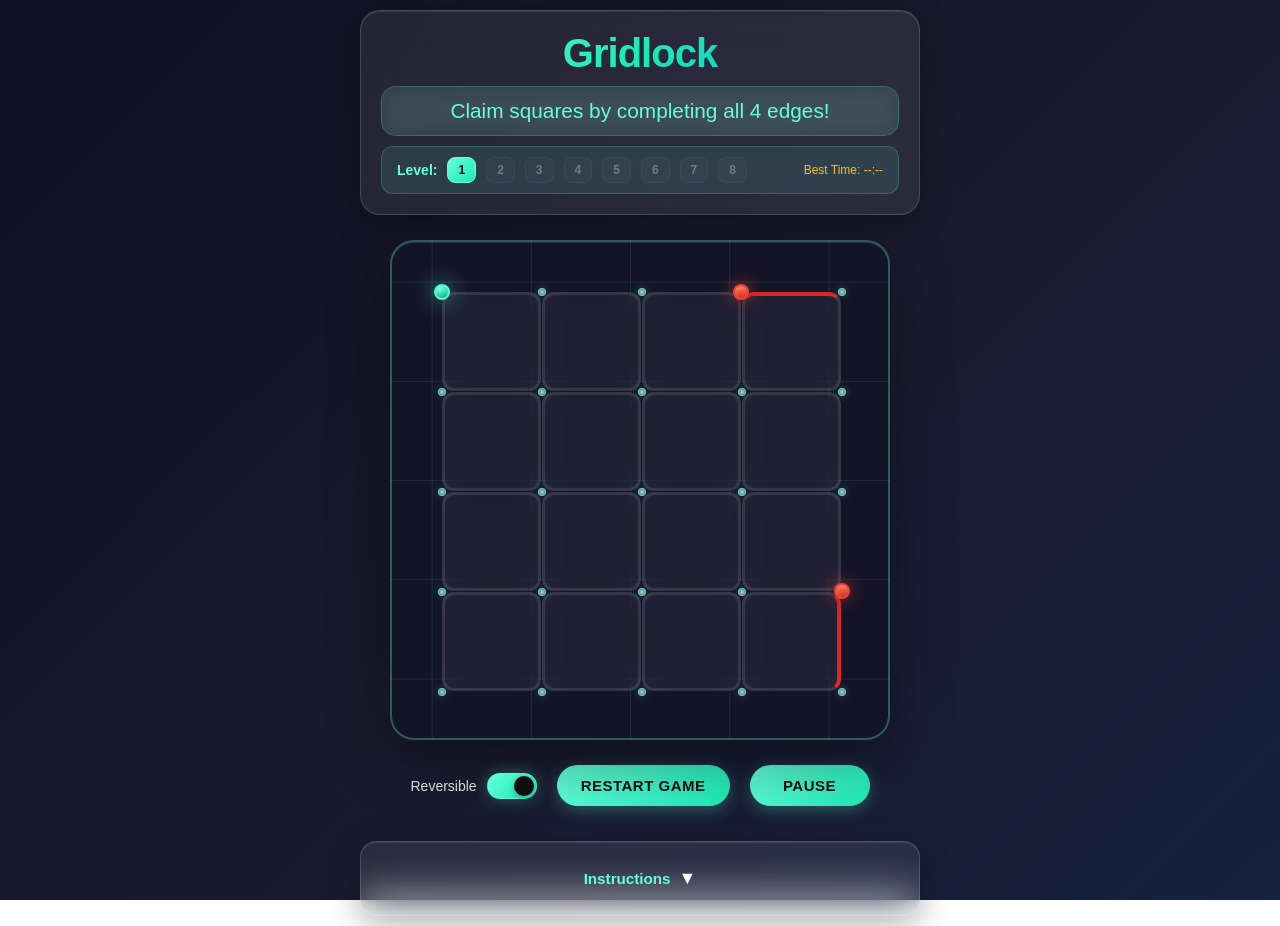
<file: Gridlock.html>
<!DOCTYPE html>
<html lang="en">
<head>
    <meta charset="UTF-8">
    <meta name="viewport" content="width=device-width, initial-scale=1.0">
    <title>Gridlock</title>
    <style>
        * {
            box-sizing: border-box;
            margin: 0;
            padding: 0;
        }
        
        body {
            margin: 0;
            padding: 10px;
            background: linear-gradient(135deg, #0f0f23 0%, #1a1a2e 50%, #16213e 100%);
            background-attachment: fixed;
            color: white;
            font-family: 'Inter', -apple-system, BlinkMacSystemFont, 'Segoe UI', sans-serif;
            display: flex;
            flex-direction: column;
            align-items: center;
            min-height: 100vh;
            touch-action: none;
            user-select: none;
            overflow-x: hidden;
        }
        
        .game-container {
            display: flex;
            flex-direction: column;
            align-items: center;
            gap: 15px;
            width: 100%;
            max-width: 600px;
            padding: 0 20px;
        }
        
        .game-info {
            text-align: center;
            margin-bottom: 10px;
            padding: 20px;
            border-radius: 20px;
            background: rgba(255, 255, 255, 0.08);
            backdrop-filter: blur(20px);
            border: 1px solid rgba(255, 255, 255, 0.15);
            box-shadow: 
                0 8px 32px rgba(0, 0, 0, 0.3),
                inset 0 1px 0 rgba(255, 255, 255, 0.1);
            width: 100%;
        }
        
        .game-info h1 {
            font-size: clamp(1.8rem, 5vw, 2.5rem);
            margin: 0 0 10px 0;
            background: linear-gradient(135deg, #64ffda, #1de9b6, #00bcd4);
            -webkit-background-clip: text;
            -webkit-text-fill-color: transparent;
            background-clip: text;
            font-weight: 700;
            letter-spacing: -0.025em;
        }
        
        .level-info {
            display: flex;
            justify-content: space-between;
            align-items: center;
            margin-top: 10px;
            padding: 10px 15px;
            background: rgba(100, 255, 218, 0.1);
            border: 1px solid rgba(100, 255, 218, 0.2);
            border-radius: 12px;
            font-size: 14px;
            font-weight: 500;
        }
        
        .level-selector {
            display: flex;
            align-items: center;
            gap: 10px;
        }
        
        .level-btn {
            background: rgba(100, 255, 218, 0.2);
            border: 1px solid rgba(100, 255, 218, 0.3);
            color: #64ffda;
            padding: 5px 10px;
            border-radius: 8px;
            cursor: pointer;
            font-size: 12px;
            font-weight: 600;
            transition: all 0.3s ease;
        }
        
        .level-btn:hover {
            background: rgba(100, 255, 218, 0.3);
            transform: translateY(-1px);
        }
        
        .level-btn.active {
            background: linear-gradient(135deg, #64ffda, #1de9b6);
            color: #0f0f0f;
            border-color: #64ffda;
        }
        
        .level-btn:disabled {
            background: rgba(100, 100, 120, 0.1);
            border-color: rgba(100, 100, 120, 0.2);
            color: rgba(255, 255, 255, 0.3);
            cursor: not-allowed;
            transform: none;
        }
        
        .high-score {
            font-size: 12px;
            color: #ffc107;
        }
        
        .game-board {
            position: relative;
            width: min(90vw, 500px);
            height: min(90vw, 500px);
            background: rgba(20, 20, 40, 0.9);
            backdrop-filter: blur(20px);
            border: 2px solid rgba(100, 255, 218, 0.3);
            border-radius: 24px;
	    background-image: 
  	        linear-gradient(to right, rgba(100, 255, 218, 0.1) 1px, transparent 1px),
	        linear-gradient(to bottom, rgba(100, 255, 218, 0.1) 1px, transparent 1px);
	    background-size: calc(100% / 5) calc(100% / 5);
	    background-position: calc(100% / 10) calc(100% / 10);
            touch-action: none;
            margin: 0 auto;
            box-shadow: 
                0 20px 60px rgba(0, 0, 0, 0.4),
                inset 0 1px 0 rgba(255, 255, 255, 0.1);
        }
        
        .square {
            position: absolute;
            width: calc(100% / 5);
            height: calc(100% / 5);
            border: 3px solid rgba(255, 255, 255, 0.1);
            box-sizing: border-box;
            transition: all 0.4s cubic-bezier(0.4, 0, 0.2, 1);
            border-radius: 12px;
            backdrop-filter: blur(10px);
        }
        
        .square.grey { 
            background: rgba(100, 100, 120, 0.15);
            border-color: rgba(255, 255, 255, 0.1);
        }
        
        .square.red { 
            background: linear-gradient(135deg, rgba(220, 38, 38, 0.8) 0%, rgba(185, 28, 28, 0.9) 100%);
            border-color: rgba(220, 38, 38, 0.8);
            box-shadow: 
                0 8px 25px rgba(220, 38, 38, 0.4),
                inset 0 1px 0 rgba(255, 255, 255, 0.2);
            transform: scale(1.02);
        }
        
        .square.blue { 
            background: linear-gradient(135deg, rgba(29, 78, 216, 0.8) 0%, rgba(30, 64, 175, 0.9) 100%);
            border-color: rgba(29, 78, 216, 0.8);
            box-shadow: 
                0 8px 25px rgba(29, 78, 216, 0.4),
                inset 0 1px 0 rgba(255, 255, 255, 0.2);
            transform: scale(1.02);
        }
        
        .square.top-blue { border-top-color: #1d4ed8; border-top-width: 4px; }
        .square.right-blue { border-right-color: #1d4ed8; border-right-width: 4px; }
        .square.bottom-blue { border-bottom-color: #1d4ed8; border-bottom-width: 4px; }
        .square.left-blue { border-left-color: #1d4ed8; border-left-width: 4px; }
        
        .square.top-red { border-top-color: #dc2626; border-top-width: 4px; }
        .square.right-red { border-right-color: #dc2626; border-right-width: 4px; }
        .square.bottom-red { border-bottom-color: #dc2626; border-bottom-width: 4px; }
        .square.left-red { border-left-color: #dc2626; border-left-width: 4px; }
        
        .ball {
            position: absolute;
            width: 16px;
            height: 16px;
            border-radius: 50%;
            z-index: 10;
            transform: translate(-50%, -50%);
            transition: none;
        }
        
        .player-ball {
            background: radial-gradient(circle at 30% 30%, #64ffda, #1de9b6, #00acc1);
            box-shadow: 
                0 0 20px rgba(100, 255, 218, 0.6),
                0 0 40px rgba(100, 255, 218, 0.3),
                0 4px 15px rgba(0, 0, 0, 0.3),
                inset 0 2px 4px rgba(255, 255, 255, 0.4),
                inset 0 -2px 4px rgba(0, 0, 0, 0.2);
            border: 2px solid rgba(100, 255, 218, 0.8);
        }
        
        .enemy-ball {
            background: radial-gradient(circle at 30% 30%, #ff5722, #f44336, #d32f2f);
            box-shadow: 
                0 0 16px rgba(244, 67, 54, 0.6),
                0 0 32px rgba(244, 67, 54, 0.3),
                0 4px 15px rgba(0, 0, 0, 0.3),
                inset 0 2px 4px rgba(255, 255, 255, 0.4),
                inset 0 -2px 4px rgba(0, 0, 0, 0.2);
            border: 2px solid rgba(244, 67, 54, 0.8);
        }
        
        .grid-point {
            position: absolute;
            width: 8px;
            height: 8px;
            background: radial-gradient(circle, rgba(255, 255, 255, 0.8), rgba(100, 255, 218, 0.4));
            border-radius: 50%;
            border: 1px solid rgba(100, 255, 218, 0.6);
            transform: translate(-50%, -50%);
            box-shadow: 
                0 0 8px rgba(100, 255, 218, 0.3),
                0 2px 4px rgba(0, 0, 0, 0.2);
        }
        
        .mobile-instructions {
            display: none;
            text-align: center;
            margin-top: 8px;
            padding: 12px;
            font-size: clamp(0.8rem, 2.2vw, 0.9rem);
            border-radius: 12px;
            background: rgba(100, 255, 218, 0.08);
            border: 1px solid rgba(100, 255, 218, 0.15);
            backdrop-filter: blur(10px);
            color: #64ffda;
            font-weight: 500;
        }
        
        .game-controls {
            display: flex;
            align-items: center;
            gap: 20px;
            justify-content: center;
            flex-wrap: wrap;
            width: 100%;
            margin: 10px 0;
        }
        
        .toggle-container {
            display: flex;
            align-items: center;
            gap: 10px;
        }
        
        .toggle-label {
            font-size: 14px;
            font-weight: 500;
            color: rgba(255, 255, 255, 0.9);
            user-select: none;
        }
        
        .toggle-switch {
            position: relative;
            width: 50px;
            height: 26px;
            background: rgba(255, 255, 255, 0.2);
            border-radius: 13px;
            cursor: pointer;
            transition: all 0.3s cubic-bezier(0.4, 0, 0.2, 1);
            border: 1px solid rgba(255, 255, 255, 0.3);
        }
        
        .toggle-switch.active {
            background: linear-gradient(135deg, #64ffda, #1de9b6);
            border-color: rgba(100, 255, 218, 0.6);
            box-shadow: 0 0 15px rgba(100, 255, 218, 0.3);
        }
        
        .toggle-knob {
            position: absolute;
            top: 2px;
            left: 2px;
            width: 20px;
            height: 20px;
            background: white;
            border-radius: 50%;
            transition: all 0.3s cubic-bezier(0.4, 0, 0.2, 1);
            box-shadow: 0 2px 6px rgba(0, 0, 0, 0.3);
        }
        
        .toggle-switch.active .toggle-knob {
            transform: translateX(24px);
            background: #0f0f0f;
        }
        
        .restart-btn, .pause-btn {
            background: linear-gradient(135deg, #64ffda, #1de9b6);
            color: #0f0f0f;
            border: none;
            padding: 12px 24px;
            font-size: 15px;
            font-weight: 600;
            cursor: pointer;
            border-radius: 50px;
            transition: all 0.3s cubic-bezier(0.4, 0, 0.2, 1);
            box-shadow: 
                0 4px 15px rgba(100, 255, 218, 0.3),
                0 2px 8px rgba(0, 0, 0, 0.2);
            letter-spacing: 0.5px;
            text-transform: uppercase;
            min-width: 120px;
        }
        
        .pause-btn.paused {
            background: linear-gradient(135deg, #ffc107, #ff9800);
            color: #0f0f0f;
            box-shadow: 
                0 4px 15px rgba(255, 193, 7, 0.3),
                0 2px 8px rgba(0, 0, 0, 0.2);
        }
        
        .restart-btn:hover, .pause-btn:hover {
            background: linear-gradient(135deg, #4fd3b8, #1bc49a);
            transform: translateY(-2px);
            box-shadow: 
                0 8px 25px rgba(100, 255, 218, 0.4),
                0 4px 15px rgba(0, 0, 0, 0.3);
        }
        
        .pause-btn.paused:hover {
            background: linear-gradient(135deg, #ffb300, #ff8f00);
            box-shadow: 
                0 8px 25px rgba(255, 193, 7, 0.4),
                0 4px 15px rgba(0, 0, 0, 0.3);
        }
        
        .restart-btn:active, .pause-btn:active {
            transform: translateY(0);
            box-shadow: 
                0 2px 10px rgba(100, 255, 218, 0.3),
                0 1px 4px rgba(0, 0, 0, 0.2);
        }
        
        .controls {
            text-align: center;
            margin-top: 10px;
            padding: 16px;
            font-size: clamp(0.85rem, 2.8vw, 0.95rem);
            border-radius: 16px;
            background: rgba(255, 255, 255, 0.08);
            backdrop-filter: blur(20px);
            border: 1px solid rgba(255, 255, 255, 0.15);
            box-shadow: 
                0 8px 32px rgba(0, 0, 0, 0.3),
                inset 0 1px 0 rgba(255, 255, 255, 0.1);
            line-height: 1.4;
            width: 100%;
        }
        
        .instructions-header {
            display: flex;
            align-items: center;
            justify-content: center;
            gap: 8px;
            cursor: pointer;
            padding: 8px;
            border-radius: 8px;
            transition: background-color 0.3s ease;
        }
        
        .instructions-header:hover {
            background: rgba(100, 255, 218, 0.1);
        }
        
        .instructions-toggle {
            font-size: 18px;
            transition: transform 0.3s ease;
        }
        
        .instructions-toggle.expanded {
            transform: rotate(180deg);
        }
        
        .instructions-content {
            max-height: 0;
            overflow: hidden;
            transition: max-height 0.3s ease;
        }
        
        .instructions-content.expanded {
            max-height: 200px;
        }
        
        .controls p {
            margin: 4px 0;
            color: rgba(255, 255, 255, 0.9);
        }
        
        .status {
            font-size: clamp(1.1rem, 4vw, 1.3rem);
            margin-bottom: 10px;
            padding: 12px 20px;
            border-radius: 15px;
            background: rgba(100, 255, 218, 0.1);
            border: 1px solid rgba(100, 255, 218, 0.2);
            backdrop-filter: blur(10px);
            font-weight: 500;
            color: #64ffda;
        }
        
        .game-over {
            background: rgba(244, 67, 54, 0.15) !important;
            border-color: rgba(244, 67, 54, 0.3) !important;
            color: #ff6b6b !important;
            font-size: clamp(1.3rem, 5vw, 1.8rem) !important;
            font-weight: 700 !important;
            animation: pulse 2s infinite;
        }
        
        .victory {
            background: rgba(76, 175, 80, 0.15) !important;
            border-color: rgba(76, 175, 80, 0.3) !important;
            color: #81c784 !important;
            font-size: clamp(1.3rem, 5vw, 1.8rem) !important;
            font-weight: 700 !important;
            animation: celebrate 3s ease-in-out infinite;
        }
        
        @keyframes pulse {
            0%, 100% { transform: scale(1); }
            50% { transform: scale(1.05); }
        }
        
        @keyframes celebrate {
            0%, 100% { transform: scale(1) rotate(0deg); }
            25% { transform: scale(1.05) rotate(1deg); }
            75% { transform: scale(1.05) rotate(-1deg); }
        }
        
        @media (max-width: 768px) {
            .mobile-instructions {
                display: block;
            }
            
            .controls p:first-child {
                display: none;
            }
        }
        
        @media (max-width: 480px) {
            body {
                padding: 5px;
            }
    
        .game-container {
            padding: 0 10px;
            gap: 10px;
        }
    
        .game-info, .controls {
            padding: 12px;
        }
    
        .controls {
            margin-top: 8px;
        }
    
        .mobile-instructions {
            margin-top: 6px;
            padding: 10px;
        }
    
        /* FIXED: keep buttons in a row on mobile */
        .game-controls {
            flex-direction: row;
            flex-wrap: nowrap;   /* force them to stay in one row */
            gap: 8px;
            justify-content: center;
        }
    
        .restart-btn, .pause-btn {
            min-width: 100px;   /* slimmer to fit smaller screens */
            padding: 10px 16px;
        }
    
        .toggle-label {
            font-size: 13px;
        }
        
        .level-info {
            flex-direction: column;
            gap: 8px;
        }
        
        .level-selector {
            flex-wrap: wrap;
            justify-content: center;
        }
    }
        
        @media (max-height: 700px) {
            .game-container {
                gap: 8px;
            }
            
            .game-info {
                margin-bottom: 5px;
                padding: 16px;
            }
            
            .controls {
                margin-top: 8px;
                padding: 12px;
            }
            
            .controls p {
                margin: 2px 0;
            }
            
            .mobile-instructions {
                margin-top: 4px;
                padding: 8px;
            }
        }

        /* === IFRAME / EMBEDDED MODE ===
         * When Gridlock is loaded inside an iframe (e.g., the WinXP desktop),
         * the viewport is much smaller. This compact mode shrinks everything
         * so the game board, header, and controls all fit without clipping.
         * Detected via the .iframe-mode class added by JavaScript below. */
        body.iframe-mode {
            padding: 4px;
            min-height: auto;
            overflow: hidden;
        }

        body.iframe-mode .game-container {
            gap: 4px;
            padding: 0 8px;
            max-width: 100%;
        }

        body.iframe-mode .game-info {
            margin-bottom: 2px;
            padding: 6px 10px;
            border-radius: 10px;
        }

        body.iframe-mode .game-info h1 {
            font-size: 1.1rem;
            margin: 0 0 2px 0;
        }

        body.iframe-mode .status {
            font-size: 0.8rem;
            margin-bottom: 4px;
            padding: 4px 10px;
            border-radius: 8px;
        }

        body.iframe-mode .level-info {
            margin-top: 4px;
            padding: 4px 8px;
            border-radius: 8px;
            font-size: 11px;
        }

        body.iframe-mode .level-btn {
            padding: 2px 6px;
            font-size: 10px;
        }

        body.iframe-mode .game-board {
            /* Scale down the game board to fit the iframe */
            width: min(85vw, 380px);
            height: min(85vw, 380px);
            border-radius: 16px;
        }

        body.iframe-mode .game-controls {
            margin: 4px 0;
            gap: 8px;
        }

        body.iframe-mode .restart-btn,
        body.iframe-mode .pause-btn {
            padding: 6px 14px;
            font-size: 11px;
            min-width: 80px;
        }

        body.iframe-mode .toggle-label {
            font-size: 11px;
        }

        body.iframe-mode .controls {
            display: none; /* Hide instructions in iframe mode to save space */
        }

        body.iframe-mode .mobile-instructions {
            display: none;
        }

        body.iframe-mode .high-score {
            font-size: 10px;
        }

        body.iframe-mode .game-over,
        body.iframe-mode .victory {
            font-size: 0.9rem !important;
        }
    </style>
</head>
<body>
    <div class="game-container">
        <div class="game-info">
            <h1>Gridlock</h1>
            <div class="status" id="status">Claim squares by completing all 4 edges!</div>
            <div class="level-info">
                <div class="level-selector">
                    <span style="color: #64ffda; font-weight: 600;">Level:</span>
                    <button class="level-btn active" id="level1" onclick="selectLevel(1)">1</button>
                    <button class="level-btn" id="level2" onclick="selectLevel(2)" disabled>2</button>
                    <button class="level-btn" id="level3" onclick="selectLevel(3)" disabled>3</button>
                    <button class="level-btn" id="level4" onclick="selectLevel(4)" disabled>4</button>
                    <button class="level-btn" id="level5" onclick="selectLevel(5)" disabled>5</button>
                    <button class="level-btn" id="level6" onclick="selectLevel(6)" disabled>6</button>
                    <button class="level-btn" id="level7" onclick="selectLevel(7)" disabled>7</button>
                    <button class="level-btn" id="level8" onclick="selectLevel(8)" disabled>8</button>
                </div>
                <div class="high-score" id="highScore">Best Time: --:--</div>
            </div>
        </div>
        
        <div class="game-board" id="gameBoard">
            <div class="ball player-ball" id="playerBall"></div>
            <div class="ball enemy-ball" id="enemyBall1"></div>
            <div class="ball enemy-ball" id="enemyBall2"></div>
        </div>
        
        <div class="mobile-instructions">
            Swipe anywhere on screen to change direction
        </div>
        
        <div class="game-controls">
            <div class="toggle-container">
                <div class="toggle-label">Reversible</div>
                <div class="toggle-switch active" id="reversibleToggle" onclick="toggleReversible()">
                    <div class="toggle-knob"></div>
                </div>
            </div>
            
            <button class="restart-btn" onclick="restartGame()">Restart Game</button>
            
            <button class="pause-btn" id="pauseBtn" onclick="togglePause()">Pause</button>
        </div>
        
        <div class="controls">
            <div class="instructions-header" onclick="toggleInstructions()">
                <span style="font-weight: 600; color: #64ffda;">Instructions</span>
                <span class="instructions-toggle" id="instructionsToggle">▼</span>
            </div>
            <div class="instructions-content" id="instructionsContent">
                <p>Use arrow keys or swipe to change direction</p>
                <p>Draw blue lines to claim squares before the red balls!</p>
                <p>Squares turn your color when all 4 edges match</p>
                <p>Red balls will try to steal your squares and catch you!</p>
                <p><strong>NEW:</strong> Press opposite direction while moving to reverse back!</p>
            </div>
        </div>
    </div>

    <script>
        function isMobileDevice() {
            return /Android|webOS|iPhone|iPad|iPod|BlackBerry|IEMobile|Opera Mini/i.test(navigator.userAgent) || 
                   window.innerWidth <= 768;
        }

        function triggerHapticFeedback(pattern) {
            if ('vibrate' in navigator) {
                navigator.vibrate(pattern);
            }
        }

        function toggleInstructions() {
            const content = document.getElementById('instructionsContent');
            const toggle = document.getElementById('instructionsToggle');
            
            if (content.classList.contains('expanded')) {
                content.classList.remove('expanded');
                toggle.classList.remove('expanded');
            } else {
                content.classList.add('expanded');
                toggle.classList.add('expanded');
            }
        }

        class Ball {
            constructor(startX, startY, color, level = 1) {
                this.gridX = startX;
                this.gridY = startY;
                this.prevGridX = startX;
                this.prevGridY = startY;
                this.originalStartX = startX;
                this.originalStartY = startY;
                this.boardSize = 0;
                this.updatePixelPosition();
                this.targetX = this.pixelX;
                this.targetY = this.pixelY;
                this.moving = false;
                this.dir = { x: 0, y: 0 };
                this.nextDir = null;
                this.color = color;
                this.wasReversed = false;
                
                // Level-based speed calculation
                // Base speeds reduced by 30%, then increased by 10% per level
                // Level 4 = original speeds
                const isMobile = isMobileDevice();
                const baseSpeedMultiplier = 0.7 + (level - 1) * 0.1; // 0.7 at level 1, 1.0 at level 4
                
                if (color === 'blue') {
                    this.speed = (isMobile ? 1.2 : 2.0) * baseSpeedMultiplier;
                } else {
                    this.speed = (isMobile ? 0.9 : 1.5) * baseSpeedMultiplier;
                }
                
                this.lastDirectionChange = 0;
                this.stuckCounter = 0;
            }
            
            updatePixelPosition() {
                const cellSize = this.boardSize / 5;
                this.pixelX = this.gridX * cellSize + cellSize / 2;
                this.pixelY = this.gridY * cellSize + cellSize / 2;
            }
            
            setDirection(newDir) {
                if (!this.moving) {
                    if (this.canMoveTo(this.gridX + newDir.x, this.gridY + newDir.y)) {
                        this.startMoving(newDir);
                    }
                } else {
                    if (game.reversibleMode) {
                        const targetX = this.gridX + newDir.x;
                        const targetY = this.gridY + newDir.y;
                        
                        if (targetX === this.prevGridX && targetY === this.prevGridY) {
                            this.reverseDirection(newDir);
                            return;
                        }
                    }
                    
                    this.nextDir = newDir;
                }
            }
            
            canMoveTo(gridX, gridY) {
                return gridX >= 0 && gridX <= 4 && gridY >= 0 && gridY <= 4;
            }
            
            startMoving(dir) {
                this.prevGridX = this.gridX;
                this.prevGridY = this.gridY;
                
                this.originalStartX = this.gridX;
                this.originalStartY = this.gridY;
                
                this.dir = dir;
                this.gridX += dir.x;
                this.gridY += dir.y;
                const cellSize = this.boardSize / 5;
                this.targetX = this.gridX * cellSize + cellSize / 2;
                this.targetY = this.gridY * cellSize + cellSize / 2;
                this.moving = true;
                this.nextDir = null;
                this.stuckCounter = 0;
                this.wasReversed = false;
            }
            
            reverseDirection(newDir) {
                const currentTargetX = this.gridX;
                const currentTargetY = this.gridY;
                
                this.dir = newDir;
                this.gridX = this.prevGridX;
                this.gridY = this.prevGridY;
                
                const cellSize = this.boardSize / 5;
                this.targetX = this.gridX * cellSize + cellSize / 2;
                this.targetY = this.gridY * cellSize + cellSize / 2;

                this.prevGridX = currentTargetX;
                this.prevGridY = currentTargetY;
                
                this.nextDir = null;
            }

            update() {
                if (this.moving) {
                    const dx = this.targetX - this.pixelX;
                    const dy = this.targetY - this.pixelY;
                    const distance = Math.sqrt(dx * dx + dy * dy);
                    
                    if (distance <= this.speed) {
                        this.pixelX = this.targetX;
                        this.pixelY = this.targetY;
                        this.moving = false;
                        
                        game.processEdgeCrossing(
                            { x: this.originalStartX, y: this.originalStartY },
                            { x: this.gridX, y: this.gridY },
                            this.color === 'blue'
                        );
                        
                        this.wasReversed = false;
                        
                        // =================== START OF THE FIX ===================
                        // This logic determines what a ball does when it reaches a grid point.
                        
                        if (this.nextDir) {
                            // This handles queued moves, mainly for the player.
                            if (this.canMoveTo(this.gridX + this.nextDir.x, this.gridY + this.nextDir.y)) {
                                this.startMoving(this.nextDir);
                            } else {
                                this.nextDir = null;
                            }
                        } else if (this.color === 'red') {
                            // FIXED: If the ball is red, ALWAYS force it to find a new
                            // random direction when it reaches a grid point.
                            this.forceEnemyMovement();
                        } else {
                            // This block now only applies to the player's ball.
                            // It continues moving in the same direction if possible.
                            if (this.canMoveTo(this.gridX + this.dir.x, this.gridY + this.dir.y)) {
                                this.startMoving(this.dir);
                            } else {
                                this.dir = { x: 0, y: 0 };
                            }
                        }
                        // =================== END OF THE FIX =====================

                    } else {
                        const moveX = (dx / distance) * this.speed;
                        const moveY = (dy / distance) * this.speed;
                        this.pixelX += moveX;
                        this.pixelY += moveY;
                    }
                } else if (this.color === 'red') {
                    this.stuckCounter++;
                    if (this.stuckCounter > 5) {
                        this.forceEnemyMovement();
                    }
                }
            }
            
            forceEnemyMovement() {
                const validDirections = this.getValidDirections();
                
                if (validDirections.length > 0) {
                    const oppositeDir = { x: -this.dir.x, y: -this.dir.y };
                    const preferredDirections = validDirections.filter(dir => 
                        !(dir.x === oppositeDir.x && dir.y === oppositeDir.y)
                    );
                    
                    const directionsToUse = preferredDirections.length > 0 ? preferredDirections : validDirections;
                    const randomDir = directionsToUse[Math.floor(Math.random() * directionsToUse.length)];
                    this.setDirection(randomDir);
                }
            }
            
            getValidDirections() {
                const directions = [
                    { x: 1, y: 0 }, { x: -1, y: 0 }, { x: 0, y: 1 }, { x: 0, y: -1 }
                ];
                return directions.filter(dir => 
                    this.canMoveTo(this.gridX + dir.x, this.gridY + dir.y)
                );
            }
            
            randomDirection() {
                const validDirections = this.getValidDirections();
                if (validDirections.length === 0) return { x: 0, y: 0 };
                return validDirections[Math.floor(Math.random() * validDirections.length)];
            }
        }

        class Game {
            constructor() {
                this.gridSize = 4;
                this.gameBoard = document.getElementById('gameBoard');
                this.playerBall = document.getElementById('playerBall');
                this.enemyBall1 = document.getElementById('enemyBall1');
                this.enemyBall2 = document.getElementById('enemyBall2');
                this.status = document.getElementById('status');
                
                this.currentLevel = 1;
                this.startTime = null;
                this.gameTime = 0;
                
                this.player = new Ball(0, 0, 'blue', this.currentLevel);
                this.enemy1 = new Ball(4, 4, 'red', this.currentLevel);
                this.enemy2 = new Ball(4, 0, 'red', this.currentLevel);
                
                this.gameOver = false;
                this.gameWon = false;
                this.gamePaused = false;
                this.reversibleMode = true;
                
                this.squares = [];
                this.squareEdges = [];
                
                this.touchStartX = 0;
                this.touchStartY = 0;
                this.minSwipeDistance = 30;
                
                this.loadGameData();
                this.init();
            }
            
            loadGameData() {
                // Load unlocked levels
                const unlockedLevels = localStorage.getItem('gridlock_unlocked_levels');
                try {
                    this.unlockedLevels = unlockedLevels ? JSON.parse(unlockedLevels) : [1];
                } catch (e) {
                    this.unlockedLevels = [1];
                }

                // Load high scores
                const highScores = localStorage.getItem('gridlock_high_scores');
                try {
                    this.highScores = highScores ? JSON.parse(highScores) : {};
                } catch (e) {
                    this.highScores = {};
                }
                
                this.updateLevelButtons();
                this.updateHighScoreDisplay();
            }
            
            saveGameData() {
                localStorage.setItem('gridlock_unlocked_levels', JSON.stringify(this.unlockedLevels));
                localStorage.setItem('gridlock_high_scores', JSON.stringify(this.highScores));
            }
            
            updateLevelButtons() {
                for (let i = 1; i <= 8; i++) {
                    const btn = document.getElementById(`level${i}`);
                    if (this.unlockedLevels.includes(i)) {
                        btn.disabled = false;
                    } else {
                        btn.disabled = true;
                    }
                    
                    if (i === this.currentLevel) {
                        btn.classList.add('active');
                    } else {
                        btn.classList.remove('active');
                    }
                }
            }
            
            updateHighScoreDisplay() {
                const highScoreElement = document.getElementById('highScore');
                const bestTime = this.highScores[this.currentLevel];
                if (bestTime) {
                    const minutes = Math.floor(bestTime / 60);
                    const seconds = (bestTime % 60).toFixed(1);
                    highScoreElement.textContent = `Best Time: ${minutes}:${seconds.padStart(4, '0')}`;
                } else {
                    highScoreElement.textContent = 'Best Time: --:--';
                }
            }
            
            setLevel(level) {
                if (!this.unlockedLevels.includes(level)) return;
                
                this.currentLevel = level;
                this.updateLevelButtons();
                this.updateHighScoreDisplay();
                
                // Update ball speeds for new level
                this.player = new Ball(0, 0, 'blue', this.currentLevel);
                this.enemy1 = new Ball(4, 4, 'red', this.currentLevel);
                this.enemy2 = new Ball(4, 0, 'red', this.currentLevel);
                
                this.restartGame();
            }
            
            startTimer() {
                this.startTime = Date.now();
            }
            
            stopTimer() {
                if (this.startTime) {
                    this.gameTime = (Date.now() - this.startTime) / 1000;
                    return this.gameTime;
                }
                return 0;
            }
            
            checkNewHighScore() {
                const currentTime = this.stopTimer();
                const currentBest = this.highScores[this.currentLevel];
                
                if (!currentBest || currentTime < currentBest) {
                    this.highScores[this.currentLevel] = currentTime;
                    this.saveGameData();
                    this.updateHighScoreDisplay();
                    return true;
                }
                return false;
            }
            
            unlockNextLevel() {
                const nextLevel = this.currentLevel + 1;
                if (nextLevel <= 8 && !this.unlockedLevels.includes(nextLevel)) {
                    this.unlockedLevels.push(nextLevel);
                    this.saveGameData();
                    this.updateLevelButtons();
                }
            }
            
            init() {
                this.createBoard();
                this.startGameLoop();
                this.addEventListeners();
                
                setInterval(() => this.updateEnemyAI(), 500);
                setInterval(() => this.forceEnemyMovement(), 2000);
            }
            
            forceEnemyMovement() {
                if (this.gameOver || this.gameWon) return;
                
                [this.enemy1, this.enemy2].forEach(enemy => {
                    if (!enemy.moving) {
                        enemy.forceEnemyMovement();
                    }
                });
            }
            
            createBoard() {
                this.gameBoard.innerHTML = '';
                this.gameBoard.appendChild(this.playerBall);
                this.gameBoard.appendChild(this.enemyBall1);
                this.gameBoard.appendChild(this.enemyBall2);
                
                const boardRect = this.gameBoard.getBoundingClientRect();
                this.player.boardSize = Math.min(boardRect.width, boardRect.height);
                this.enemy1.boardSize = this.player.boardSize;
                this.enemy2.boardSize = this.player.boardSize;
                
                this.player.updatePixelPosition();
                this.enemy1.updatePixelPosition();
                this.enemy2.updatePixelPosition();
                this.player.targetX = this.player.pixelX;
                this.player.targetY = this.player.pixelY;
                this.enemy1.targetX = this.enemy1.pixelX;
                this.enemy1.targetY = this.enemy1.pixelY;
                this.enemy2.targetX = this.enemy2.pixelX;
                this.enemy2.targetY = this.enemy2.pixelY;
                
                const cellSize = this.player.boardSize / 5;
                for (let x = 0; x <= this.gridSize; x++) {
                    for (let y = 0; y <= this.gridSize; y++) {
                        const point = document.createElement('div');
                        point.className = 'grid-point';
                        point.style.left = (x * cellSize + cellSize / 2) + 'px';
                        point.style.top = (y * cellSize + cellSize / 2) + 'px';
                        this.gameBoard.appendChild(point);
                    }
                }

                this.squares = [];
                this.squareEdges = [];
                for (let row = 0; row < this.gridSize; row++) {
                    this.squares[row] = [];
                    this.squareEdges[row] = [];
                    for (let col = 0; col < this.gridSize; col++) {
                        const square = document.createElement('div');
                        square.className = 'square grey';
                        square.style.left = (col * cellSize + cellSize / 2) + 'px';
                        square.style.top = (row * cellSize + cellSize / 2) + 'px';
                        this.gameBoard.appendChild(square);
                        
                        this.squares[row][col] = {
                            element: square,
                            color: 'grey',
                            locked: false
                        };
                        
                        this.squareEdges[row][col] = {
                            top: null,
                            right: null,
                            bottom: null,
                            left: null
                        };
                    }
                }
                
                this.updateBallPositions();
                
                setTimeout(() => {
                    this.enemy1.setDirection(this.enemy1.randomDirection());
                    this.enemy2.setDirection(this.enemy2.randomDirection());
                    this.startTimer();
                }, 100);
            }
            
            processEdgeCrossing(from, to, isPlayer) {
                const dx = to.x - from.x;
                const dy = to.y - from.y;
                
                if (dx !== 0) {
                    const row1 = Math.min(from.y, to.y) - 1;
                    const row2 = Math.min(from.y, to.y);
                    const col = Math.min(from.x, to.x);
                    
                    if (row1 >= 0 && row1 < this.gridSize && col >= 0 && col < this.gridSize) {
                        this.setSquareEdge(row1, col, 'bottom', isPlayer);
                    }
                    if (row2 >= 0 && row2 < this.gridSize && col >= 0 && col < this.gridSize) {
                        this.setSquareEdge(row2, col, 'top', isPlayer);
                    }
                } else if (dy !== 0) {
                    const col1 = Math.min(from.x, to.x) - 1;
                    const col2 = Math.min(from.x, to.x);
                    const row = Math.min(from.y, to.y);
                    
                    if (row >= 0 && row < this.gridSize && col1 >= 0 && col1 < this.gridSize) {
                        this.setSquareEdge(row, col1, 'right', isPlayer);
                    }
                    if (row >= 0 && row < this.gridSize && col2 >= 0 && col2 < this.gridSize) {
                        this.setSquareEdge(row, col2, 'left', isPlayer);
                    }
                }
            }
            
            setSquareEdge(row, col, edge, isPlayer) {
                if (row < 0 || row >= this.gridSize || col < 0 || col >= this.gridSize) return;
                if (this.squares[row][col].locked) return;

                this.squareEdges[row][col][edge] = isPlayer;
                this.updateSquareAppearance(row, col);
            }
            
            updateSquareAppearance(row, col) {
                const square = this.squares[row][col];
                const edges = this.squareEdges[row][col];
                
                square.element.className = square.element.className.replace(/\b(top|right|bottom|left)-(blue|red)\b/g, '');
                
                Object.keys(edges).forEach(edge => {
                    if (edges[edge] === true) {
                        square.element.classList.add(`${edge}-blue`);
                    } else if (edges[edge] === false) {
                        square.element.classList.add(`${edge}-red`);
                    }
                });
                
                const edgeValues = Object.values(edges);
                const allBlue = edgeValues.every(val => val === true);
                const allRed = edgeValues.every(val => val === false);
                
                if (allBlue && square.color !== 'blue') {
                    square.color = 'blue';
                    square.locked = true;
                    square.element.className = square.element.className.replace(/\b(grey|red|blue)\b/, 'blue');
                    this.checkWinCondition();
                } else if (allRed && square.color !== 'red') {
                    square.color = 'red';
                    square.locked = true;
                    square.element.className = square.element.className.replace(/\b(grey|red|blue)\b/, 'red');
                    this.checkWinCondition();
                }
            }
            
            checkWinCondition() {
                let blueSquares = 0;
                let redSquares = 0;
                const totalSquares = this.gridSize * this.gridSize;

                for (let row = 0; row < this.gridSize; row++) {
                    for (let col = 0; col < this.gridSize; col++) {
                        if (this.squares[row][col].color === 'blue') blueSquares++;
                        else if (this.squares[row][col].color === 'red') redSquares++;
                    }
                }

                if (blueSquares + redSquares < totalSquares) return;

                if (blueSquares > redSquares) {
                    this.gameWon = true;

                    const isNewRecord = this.checkNewHighScore();
                    this.unlockNextLevel();

                    let message = `Victory! You claimed ${blueSquares}/${totalSquares} squares!`;
                    if (isNewRecord) message += ' NEW RECORD!';

                    this.status.textContent = message;
                    this.status.classList.add('victory');
                    triggerHapticFeedback([100, 50, 100]);
                } else {
                    this.gameOver = true;
                    this.status.textContent = `Defeat! Red claimed ${redSquares}/${totalSquares} squares!`;
                    this.status.classList.add('game-over');
                    triggerHapticFeedback([300]);
                }
            }
            
            checkCollisions() {
                if (this.gameOver || this.gameWon) return;
                
                const playerX = this.player.pixelX;
                const playerY = this.player.pixelY;
                
                const checkCollision = (enemy) => {
                    const dx = playerX - enemy.pixelX;
                    const dy = playerY - enemy.pixelY;
                    return Math.sqrt(dx * dx + dy * dy) < 12;
                };
                
                if (checkCollision(this.enemy1) || checkCollision(this.enemy2)) {
                    this.gameOver = true;
                    this.status.textContent = 'Game Over! You were caught!';
                    this.status.classList.add('game-over');
                    
                    triggerHapticFeedback([300]);
                }
            }
            
            updateEnemyAI() {
                if (this.gameOver || this.gameWon || this.gamePaused) return;
                
                [this.enemy1, this.enemy2].forEach(enemy => {
                    if (!enemy.moving && Math.random() < 0.3) {
                        const playerX = this.player.gridX;
                        const playerY = this.player.gridY;
                        const enemyX = enemy.gridX;
                        const enemyY = enemy.gridY;
                        
                        const directions = [];
                        if (playerX > enemyX) directions.push({ x: 1, y: 0 });
                        if (playerX < enemyX) directions.push({ x: -1, y: 0 });
                        if (playerY > enemyY) directions.push({ x: 0, y: 1 });
                        if (playerY < enemyY) directions.push({ x: 0, y: -1 });
                        
                        const validDirections = directions.filter(dir => 
                            enemy.canMoveTo(enemyX + dir.x, enemyY + dir.y)
                        );
                        
                        if (validDirections.length > 0) {
                            const chosenDir = validDirections[Math.floor(Math.random() * validDirections.length)];
                            enemy.setDirection(chosenDir);
                        } else {
                            enemy.setDirection(enemy.randomDirection());
                        }
                    }
                });
            }
            
            updateBallPositions() {
                this.playerBall.style.left = this.player.pixelX + 'px';
                this.playerBall.style.top = this.player.pixelY + 'px';
                this.enemyBall1.style.left = this.enemy1.pixelX + 'px';
                this.enemyBall1.style.top = this.enemy1.pixelY + 'px';
                this.enemyBall2.style.left = this.enemy2.pixelX + 'px';
                this.enemyBall2.style.top = this.enemy2.pixelY + 'px';
            }
            
            startGameLoop() {
                const gameLoop = () => {
                    if (!this.gamePaused && !this.gameOver && !this.gameWon) {
                        this.player.update();
                        this.enemy1.update();
                        this.enemy2.update();
                        this.updateBallPositions();
                        this.checkCollisions();
                    }
                    requestAnimationFrame(gameLoop);
                };
                gameLoop();
            }
            
            addEventListeners() {
                document.addEventListener('keydown', (e) => {
                    if (this.gameOver || this.gameWon || this.gamePaused) return;
                    
                    let direction = null;
                    switch(e.key) {
                        case 'ArrowUp':
                        case 'w':
                        case 'W':
                            direction = { x: 0, y: -1 };
                            break;
                        case 'ArrowDown':
                        case 's':
                        case 'S':
                            direction = { x: 0, y: 1 };
                            break;
                        case 'ArrowLeft':
                        case 'a':
                        case 'A':
                            direction = { x: -1, y: 0 };
                            break;
                        case 'ArrowRight':
                        case 'd':
                        case 'D':
                            direction = { x: 1, y: 0 };
                            break;
                        case ' ':
                            e.preventDefault();
                            this.togglePause();
                            return;
                        case 'r':
                        case 'R':
                            this.restartGame();
                            return;
                    }
                    
                    if (direction) {
                        e.preventDefault();
                        this.player.setDirection(direction);
                    }
                });
                
                this.gameBoard.addEventListener('touchstart', (e) => {
                    e.preventDefault();
                    const touch = e.touches[0];
                    this.touchStartX = touch.clientX;
                    this.touchStartY = touch.clientY;
                }, { passive: false });
                
                this.gameBoard.addEventListener('touchend', (e) => {
                    if (this.gameOver || this.gameWon || this.gamePaused) return;
                    
                    e.preventDefault();
                    const touch = e.changedTouches[0];
                    const deltaX = touch.clientX - this.touchStartX;
                    const deltaY = touch.clientY - this.touchStartY;
                    
                    if (Math.abs(deltaX) < this.minSwipeDistance && Math.abs(deltaY) < this.minSwipeDistance) {
                        return;
                    }
                    
                    let direction = null;
                    if (Math.abs(deltaX) > Math.abs(deltaY)) {
                        direction = deltaX > 0 ? { x: 1, y: 0 } : { x: -1, y: 0 };
                    } else {
                        direction = deltaY > 0 ? { x: 0, y: 1 } : { x: 0, y: -1 };
                    }
                    
                    if (direction) {
                        this.player.setDirection(direction);
                    }
                }, { passive: false });
                
                window.addEventListener('resize', () => {
                    const boardRect = this.gameBoard.getBoundingClientRect();
                    const newBoardSize = Math.min(boardRect.width, boardRect.height);
                    const cellSize = newBoardSize / 5;

                    this.player.boardSize = newBoardSize;
                    this.enemy1.boardSize = newBoardSize;
                    this.enemy2.boardSize = newBoardSize;

                    this.player.updatePixelPosition();
                    this.enemy1.updatePixelPosition();
                    this.enemy2.updatePixelPosition();

                    this.player.targetX = this.player.pixelX;
                    this.player.targetY = this.player.pixelY;
                    this.enemy1.targetX = this.enemy1.pixelX;
                    this.enemy1.targetY = this.enemy1.pixelY;
                    this.enemy2.targetX = this.enemy2.pixelX;
                    this.enemy2.targetY = this.enemy2.pixelY;

                    // Reposition grid points
                    const points = this.gameBoard.querySelectorAll('.grid-point');
                    let idx = 0;
                    for (let x = 0; x <= this.gridSize; x++) {
                        for (let y = 0; y <= this.gridSize; y++) {
                            if (points[idx]) {
                                points[idx].style.left = (x * cellSize + cellSize / 2) + 'px';
                                points[idx].style.top = (y * cellSize + cellSize / 2) + 'px';
                            }
                            idx++;
                        }
                    }

                    // Reposition squares
                    for (let row = 0; row < this.gridSize; row++) {
                        for (let col = 0; col < this.gridSize; col++) {
                            const square = this.squares[row][col].element;
                            square.style.left = (col * cellSize + cellSize / 2) + 'px';
                            square.style.top = (row * cellSize + cellSize / 2) + 'px';
                        }
                    }

                    this.updateBallPositions();
                });
            }
            
            togglePause() {
                this.gamePaused = !this.gamePaused;
                const pauseBtn = document.getElementById('pauseBtn');
                
                if (this.gamePaused) {
                    pauseBtn.textContent = 'Resume';
                    pauseBtn.classList.add('paused');
                } else {
                    pauseBtn.textContent = 'Pause';
                    pauseBtn.classList.remove('paused');
                }
            }
            
            restartGame() {
                this.gameOver = false;
                this.gameWon = false;
                this.gamePaused = false;
                this.status.textContent = 'Claim squares by completing all 4 edges!';
                this.status.classList.remove('game-over', 'victory');
                
                const pauseBtn = document.getElementById('pauseBtn');
                pauseBtn.textContent = 'Pause';
                pauseBtn.classList.remove('paused');
                
                // Reset balls with current level speeds
                this.player = new Ball(0, 0, 'blue', this.currentLevel);
                this.enemy1 = new Ball(4, 4, 'red', this.currentLevel);
                this.enemy2 = new Ball(4, 0, 'red', this.currentLevel);
                
                const boardRect = this.gameBoard.getBoundingClientRect();
                this.player.boardSize = Math.min(boardRect.width, boardRect.height);
                this.enemy1.boardSize = this.player.boardSize;
                this.enemy2.boardSize = this.player.boardSize;
                
                this.player.updatePixelPosition();
                this.enemy1.updatePixelPosition();
                this.enemy2.updatePixelPosition();
                
                this.player.targetX = this.player.pixelX;
                this.player.targetY = this.player.pixelY;
                this.enemy1.targetX = this.enemy1.pixelX;
                this.enemy1.targetY = this.enemy1.pixelY;
                this.enemy2.targetX = this.enemy2.pixelX;
                this.enemy2.targetY = this.enemy2.pixelY;
                
                this.player.moving = false;
                this.enemy1.moving = false;
                this.enemy2.moving = false;
                
                this.player.dir = { x: 0, y: 0 };
                this.enemy1.dir = { x: 0, y: 0 };
                this.enemy2.dir = { x: 0, y: 0 };
                
                this.player.stuckCounter = 0;
                this.enemy1.stuckCounter = 0;
                this.enemy2.stuckCounter = 0;
                
                this.player.wasReversed = false;
                this.enemy1.wasReversed = false;
                this.enemy2.wasReversed = false;
                
                for (let row = 0; row < this.gridSize; row++) {
                    for (let col = 0; col < this.gridSize; col++) {
                        this.squares[row][col].color = 'grey';
                        this.squares[row][col].locked = false;
                        this.squares[row][col].element.className = 'square grey';
                        this.squareEdges[row][col] = {
                            top: null,
                            right: null,
                            bottom: null,
                            left: null
                        };
                    }
                }
                
                this.updateBallPositions();
                
                setTimeout(() => {
                    this.enemy1.setDirection(this.enemy1.randomDirection());
                    this.enemy2.setDirection(this.enemy2.randomDirection());
                    this.startTimer();
                }, 100);
            }
        }

        let game;

        function startGame() {
            game = new Game();
        }

        function selectLevel(level) {
            if (game) {
                game.setLevel(level);
            }
        }

        function toggleReversible() {
            if (game) {
                game.reversibleMode = !game.reversibleMode;
                const toggle = document.getElementById('reversibleToggle');
                
                if (game.reversibleMode) {
                    toggle.classList.add('active');
                } else {
                    toggle.classList.remove('active');
                }
            }
        }

        function togglePause() {
            if (game) {
                game.togglePause();
            }
        }

        function restartGame() {
            if (game) {
                game.restartGame();
            }
        }

        /* === IFRAME DETECTION ===
         * Detect if Gridlock is running inside an iframe (e.g., WinXP desktop).
         * If so, add 'iframe-mode' class to body for compact CSS, then
         * restart the game so boardSize recalculates with the smaller board. */
        function detectIframeMode() {
            try {
                if (window.self !== window.top) {
                    document.body.classList.add('iframe-mode');
                    return true;
                }
            } catch (e) {
                // Cross-origin iframe - assume embedded
                document.body.classList.add('iframe-mode');
                return true;
            }
            return false;
        }

        window.addEventListener('load', () => {
            const isIframe = detectIframeMode();
            startGame();
            // If in iframe, the board size may have changed after CSS applied,
            // so force a recalculation after a brief delay
            if (isIframe) {
                setTimeout(() => {
                    if (game) game.restartGame();
                }, 200);
            }
        });
    </script>
</body>
</html>
</file>
